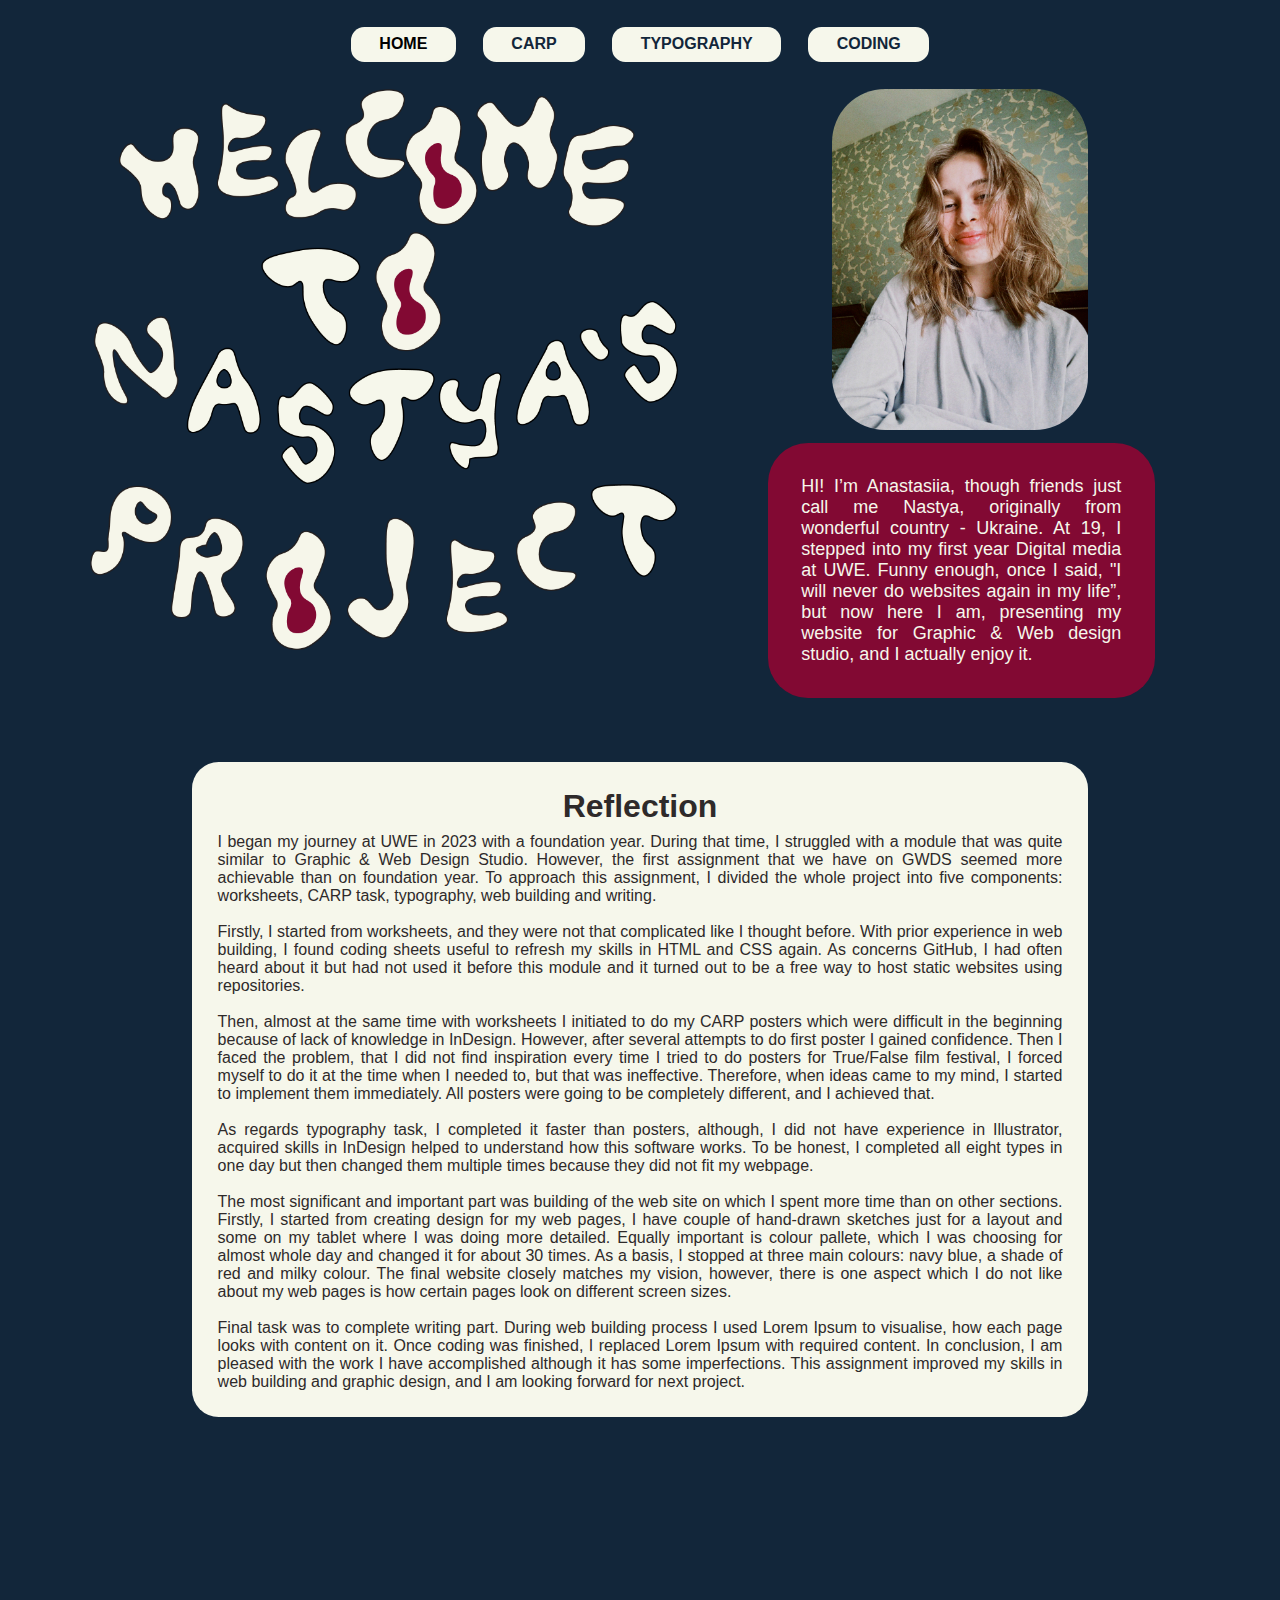
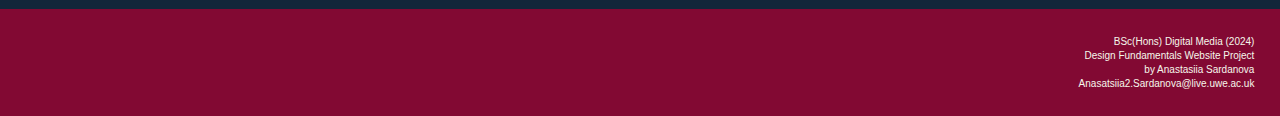
<file: index.html>
<!DOCTYPE html>
<html lang="en">
<head>
    <meta charset="UTF-8">
    <meta name="viewport" content="width=device-width, initial-scale=1.0">
    <title>Anasatsiia Sardanova</title>
    <link rel="stylesheet" href='style.css'>
</head>
<body class="home-page">

    <header>

        <!-- Navbar -->

        <div class="navbar-container">

            <div class="navbar home">HOME</div>
            <a href="carp.html" target="_blank"><div class="navbar carp">CARP</div></a>
            <a href="typography.html" target="_blank"><div class="navbar typography">TYPOGRAPHY</div></a>
            <a href="coding.html" target="_blank"><div class="navbar coding">CODING</div></a>

        </div>

    </header>

    <main>

        <div class="about-me-section-container">

            <div class="columns column1"><img src="images/welcome-image.png" alt="welcome phrase"></div>
            <div class="columns column2">
                <div class="block2"><img src="images/my-photo.JPG" alt="photo of me"></div>
                <div class="block3"> 
                    <p>HI! I’m Anastasiia, though friends just call me Nastya, originally from wonderful country - Ukraine. 
                        At 19, I stepped into my first year Digital media at UWE. Funny enough, once I said, 
                        "I will never do websites again in my life”, but now here I am, presenting my website for
                        Graphic & Web design studio, and I actually enjoy it.</p>
                </div>
            </div>

            <div class="reflection">
                <h1>Reflection</h1>
                <p>I began my journey at UWE in 2023 with a foundation year. During that time, I struggled with a module that was quite similar to Graphic & Web Design Studio. 
                    However, the first assignment that we have on GWDS seemed more achievable than on foundation year. To approach this assignment, I divided the whole project
                    into five components: worksheets, CARP task, typography, web building and writing.
                    <br></br>
                    Firstly, I started from worksheets, and they were not that complicated like I thought before. With prior experience in web building, I found coding sheets useful
                    to refresh my skills in HTML and CSS again. As concerns GitHub, I had often heard about it but had not used it before this module and it turned out to be a free way 
                    to host static websites using repositories. 
                    <br></br>
                    Then, almost at the same time with worksheets I initiated to do my CARP posters which were difficult in the beginning because of lack of knowledge in InDesign. 
                    However, after several attempts to do first poster I gained confidence. Then I faced the problem, that I did not find inspiration every time I tried to do posters 
                    for True/False film festival, I forced myself to do it at the time when I needed to, but that was ineffective. Therefore, when ideas came to my mind, I started to 
                    implement them immediately. All posters were going to be completely different, and I achieved that. 
                    <br></br>
                    As regards typography task, I completed it faster than posters, although, I did not have experience in Illustrator, acquired skills in InDesign helped to understand 
                    how this software works. To be honest, I completed all eight types in one day but then changed them multiple times because they did not fit my webpage.   
                    <br></br>
                    The most significant and important part was building of the web site on which I spent more time than on other sections.  Firstly, I started from creating design for my web pages,
                    I have couple of hand-drawn sketches just for a layout and some on my tablet where I was doing more detailed. Equally important is colour pallete, which I was choosing for almost 
                    whole day and changed it for about 30 times. As a basis, I stopped at three main colours: navy blue, a shade of red and milky colour. The final website closely matches my vision, 
                    however, there is one aspect which I do not like about my web pages is how certain pages look on different screen sizes.  
                    <br></br>
                    Final task was to complete writing part. During web building process I used Lorem Ipsum to visualise, how each page looks with content on it. Once coding was finished, I replaced Lorem Ipsum with required content. 
                    In conclusion, I am pleased with the work I have accomplished although it has some imperfections. This assignment improved my skills in web building and graphic design, and I am looking forward for next project. 
                    </p>
            </div>

            


        </div>
        

        

    </main>
    
    <footer>

        <div class="footer-block-container">

            <ul>

                <li>BSc(Hons) Digital Media (2024)</li>
                <li>Design Fundamentals Website Project</li>
                <li>by Anastasiia Sardanova</li>
                <li>Anasatsiia2.Sardanova@live.uwe.ac.uk</li>

            </ul>        
            
        </div>
    </footer>

</body>
</html>
</file>
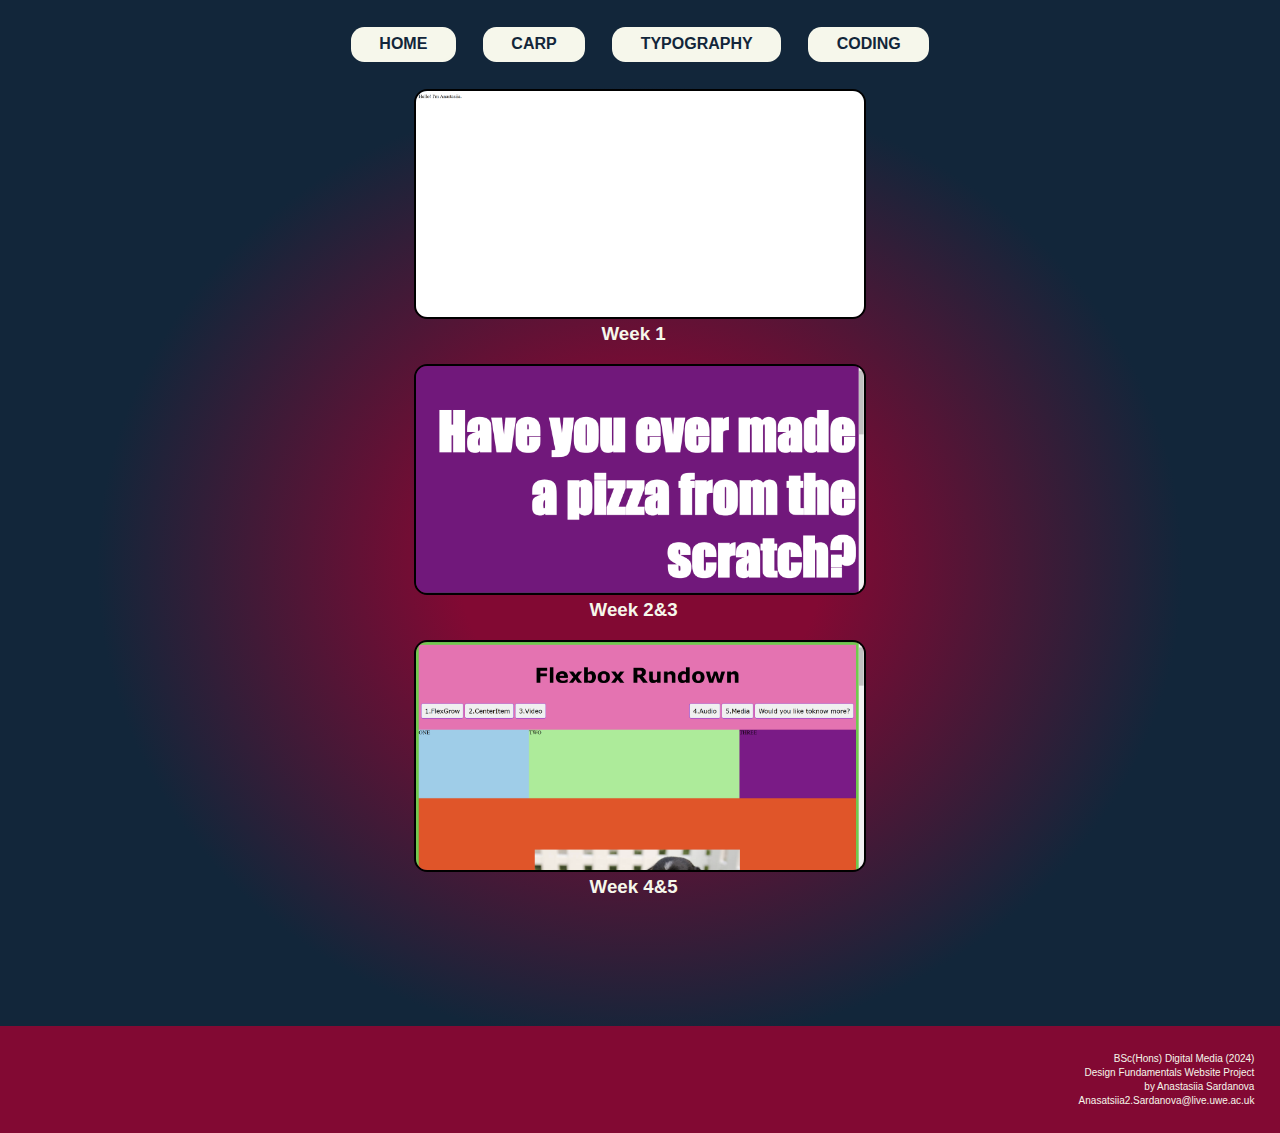
<file: coding.html>
<!DOCTYPE html>
<html lang="en">
<head>
    <meta charset="UTF-8">
    <meta name="viewport" content="width=device-width, initial-scale=1.0">
    <title>Coding</title>
    <link rel="stylesheet" href='style.css'>
</head>
<body class="coding-page">
    
    <header>

        <!-- Navbar -->

        <div class="navbar-container">

            <a href="index.html"><div class="navbar home">HOME</div></a>
            <a href="carp.html" target="_blank"><div class="navbar carp">CARP</div></a>
            <a href="typography.html" target="_blank"><div class="navbar typography">TYPOGRAPHY</div></a>
            <a href="coding.html"><div class="navbar coding">CODING</div></a>

        </div>

    </header>

    <main>

        <div class="worksheets-container">

            <div class="sections section1"><img class="sheets" src="images/week1.png"><a href="https://naechhka.github.io/week1/" target="_blank"><h3 class="weeks week1">Week 1</h3></a></div>
            <div class="sections section2"><img class="sheets" src="images/week2-3.png"><a href="https://naechhka.github.io/week2/" target="_blank"><h3 class="weeks week2-3">Week 2&3</h3></a></div>
            <div class="sections section3"><img class="sheets" src="images/week4-5.png"><a href="https://naechhka.github.io/week4/" target="_blank"><h3 class="weeks week4-5">Week 4&5</h3></a></div>

        </div>

    </main>

    <footer>

        <div class="footer-block-container">

            <ul>

                <li>BSc(Hons) Digital Media (2024)</li>
                <li>Design Fundamentals Website Project</li>
                <li>by Anastasiia Sardanova</li>
                <li>Anasatsiia2.Sardanova@live.uwe.ac.uk</li>

            </ul>        
            
        </div>
        
    </footer>
    
</body>
</html>
</file>
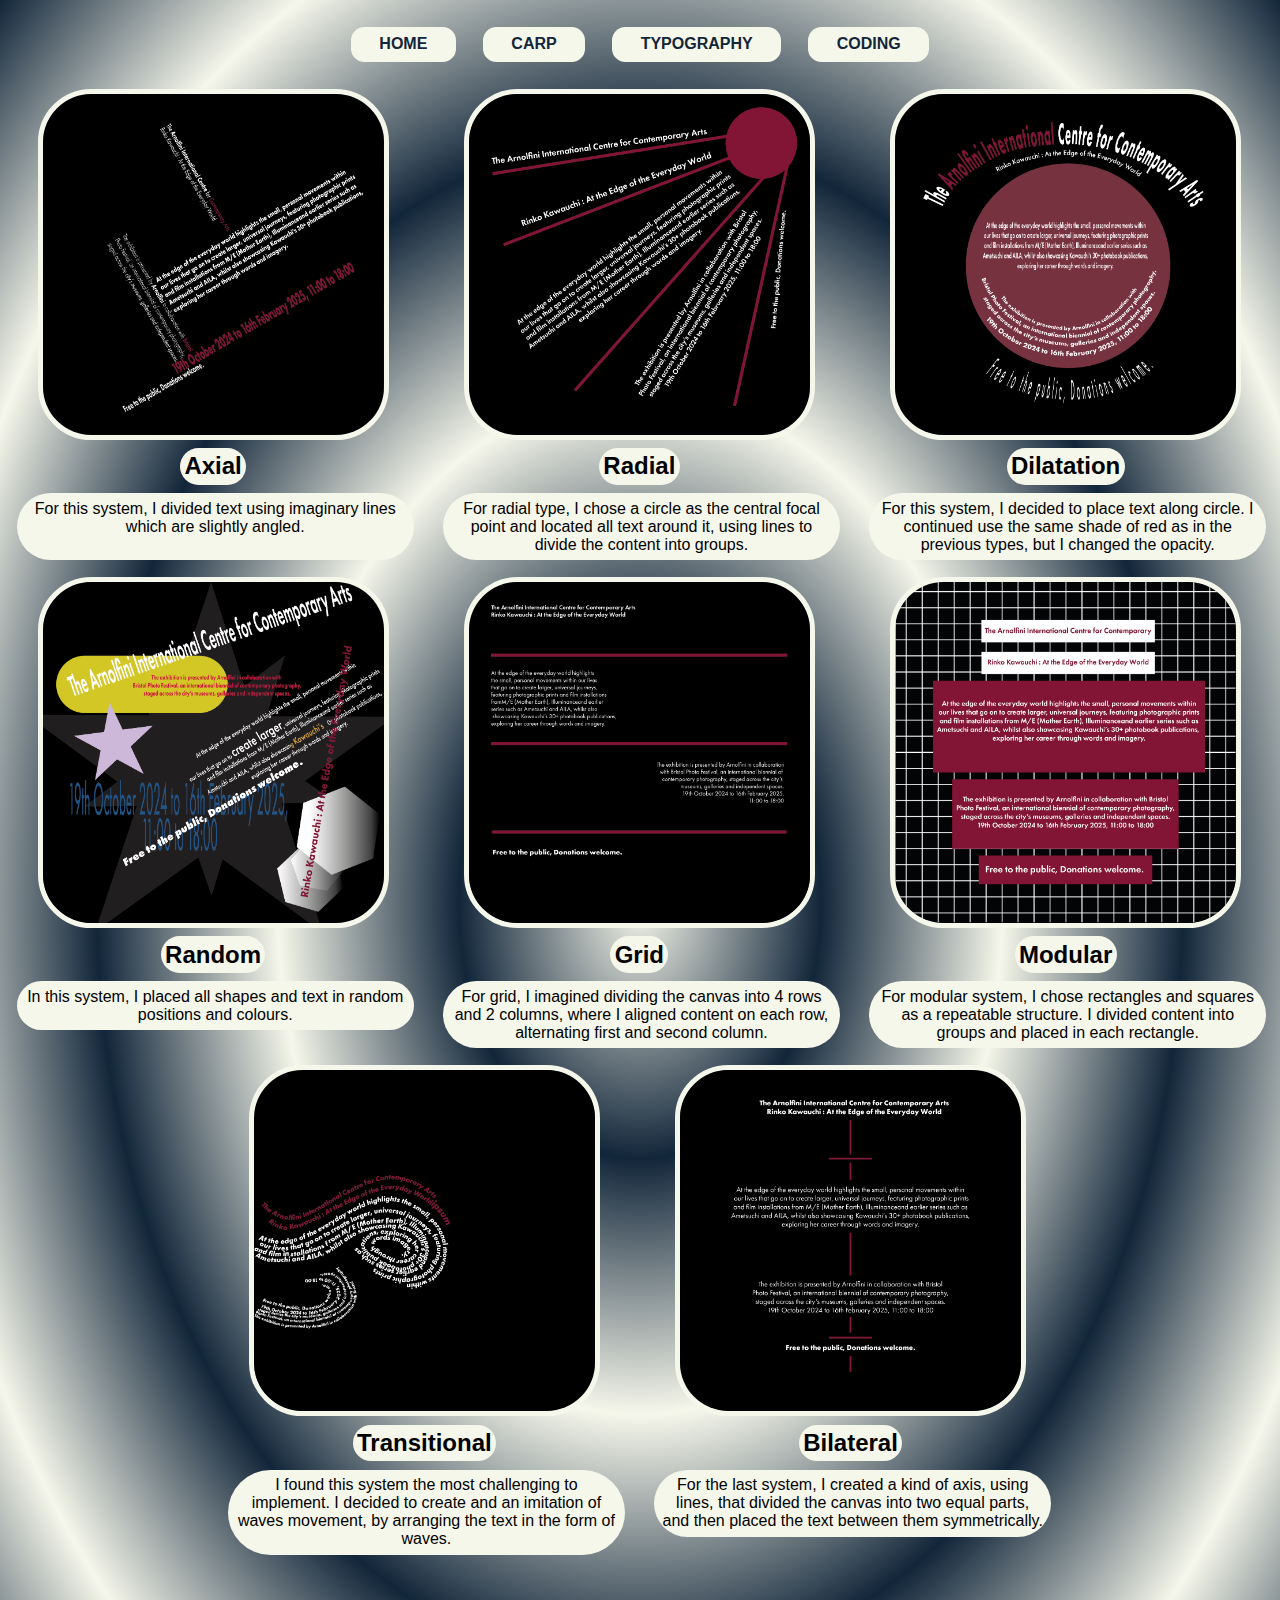
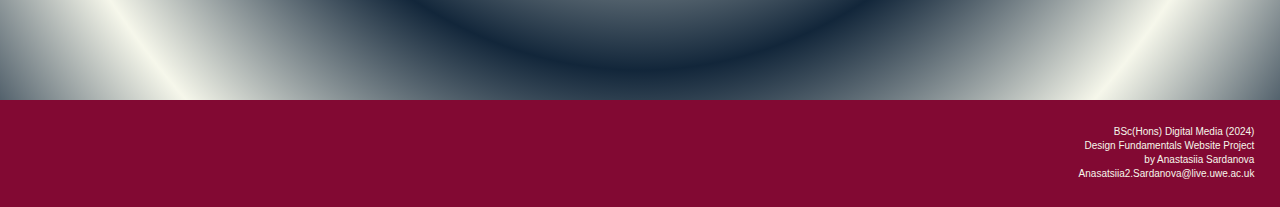
<file: typography.html>
<!DOCTYPE html>
<html lang="en">
<head>
    <meta charset="UTF-8">
    <meta name="viewport" content="width=device-width, initial-scale=1.0">
    <title>Typography</title>
    <link rel="stylesheet" href='style.css'>
</head>
<body class="typography-page">
    
    <header>

        <!-- Navbar -->

        <div class="navbar-container">

            <a href="index.html"><div class="navbar home">HOME</div></a>
            <a href="carp.html" target="_blank"><div class="navbar carp">CARP</div></a>
            <a href="typography.html"><div class="navbar typography">TYPOGRAPHY</div></a>
            <a href="coding.html" target="_blank"><div class="navbar coding">CODING</div></a>

        </div>

    </header>

    <main>

        <div class="typo-container">

            <div class="items-typo item1"><img src="images/axial.png" alt="axial type">
                <h2>Axial</h2>
                <p>For this system, I divided text using imaginary lines which are slightly angled.<br></br></p>
            </div>
            <div class="items-typo item2"><img src="images/radial.png" alt="radial type">
                <h2>Radial</h2>
                <p>For radial type, I chose a circle as the central focal point and located all text around it, using lines to divide the content into groups. </p>
            </div>
            <div class="items-typo item3"><img src="images/dilatation.png" alt="dilation type">
                <h2>Dilatation</h2>
                <p>For this system, I decided to place text along circle. I continued use the same shade of red as in the previous types, but I changed the opacity.</p>
            </div>
            <div class="items-typo item4"><img src="images/random.png" alt="random type">
                <h2>Random</h2>
                <p>In this system, I placed all shapes and text in random positions and colours.</p>
            </div>
            <div class="items-typo item5"><img src="images/grid.png" alt="grid type">
                <h2>Grid</h2>
                <p>For grid, I imagined dividing the canvas into 4 rows and 2 columns, where I aligned content on each row, alternating first and second column.</p>
            </div>
            <div class="items-typo item6"><img src="images/modular.png" alt="modular type">
                <h2>Modular</h2>
                <p>For modular system, I chose rectangles and squares as a repeatable structure. I divided content into groups and placed in each rectangle.</p>
            </div>
            <div class="items-typo item7"><img src="images/transitional.png" alt="transitional ">
                <h2>Transitional</h2>
                <p>I found this system the most challenging to implement. I decided to create and an imitation of waves movement, by arranging the text in the form of waves. </p>
            </div>
            <div class="items-typo item8"><img src="images/bilateral.png" alt="bilateral typy">
                <h2>Bilateral</h2>
                <p>For the last system, I created a kind of axis, using lines, that divided the canvas into two equal parts, and then placed the text between them symmetrically.  </p>
            </div>

        </div>

    </main>

    <footer>

        <div class="footer-block-container">

            <ul>

                <li>BSc(Hons) Digital Media (2024)</li>
                <li>Design Fundamentals Website Project</li>
                <li>by Anastasiia Sardanova</li>
                <li>Anasatsiia2.Sardanova@live.uwe.ac.uk</li>

            </ul>        
            
        </div>

    </footer>

</body>
</html>
</file>
<file: style.css>
* {

    margin: 0;
    padding: 0;

}

a {

    text-decoration: none;
    color:#12263a;

}

ul {

    text-decoration: none;
    list-style-type: none;
    text-align: right;
    background-color: #820933;
    margin: 2vw;

}

li {

    background-color: #820933;
    font-family: 'Gill Sans', 'Gill Sans MT', Calibri, 'Trebuchet MS', sans-serif;
    color: #f6f7eb;
    font-size: x-small;
    line-height: 1.4;

}

.footer-block-container {

    display: flex;
    justify-content: end;
    margin-top: 10vw;
    height: auto;
    width: auto;
    background-color: #820933;

}



/* Nav-wrapper */

.home-page {

    background-color: #12263a;

}

.navbar-container {

    display: flex;
    flex-wrap: wrap;
    flex-direction: row;
    justify-content: center;

}

.navbar {

    background-color: #f6f7eb;
    border: 2pt solid transparent; 
    font-family: 'Gill Sans', 'Gill Sans MT', Calibri, 'Trebuchet MS', sans-serif;
    font-weight: 600;
    margin: 20pt 10pt;
    padding: 5pt 20pt; 
    position: relative;
    border-radius: 10pt;
    text-align: center;
    transition: background-color 0.35s ease, color 0.35s ease, border-color 0.35s ease;
    transition: padding 0.5s ease;

}
.navbar:hover {

    background-color: #820933; 
    color:rgb(246, 247, 235); 
    border-color: rgb(246, 247, 235); 

}

.navbar:active {

    padding-left: 30px;
    padding-right: 30px;
    background-color: #820933;

}




/* About me section  */

.about-me-section-container {

    display: flex;
    flex-wrap: wrap;
    width: 100%;
    
}

.columns {

    display: flex;
    justify-content: center;
    width: 50%;
    height: 50%;

}

.column1 img {

    width: 92%;
    padding-left: 20%;
 
}

.column2 {

    flex: 1;
    display: block;
    flex-direction: column;
    align-items: center;
    justify-content: center;

}

.block2 {

    display: flex;
    align-items: center;
    justify-content: center;

}

.block2 img {

    max-width: 40%;
    height: auto;
    border-radius: 40pt;
    margin-bottom: 2%;

}

.block3 {

    display: flex;
    width: 50%;
    min-height: 20%;;
    border-radius: 40px;
    background-color: #820933;
    color: #f6f7eb;
    justify-content: center;
    align-items: center;
    text-align: justify;
    margin-left: 20%;
    padding: 25pt 25pt;
    font-weight: 500;
    font-size: large;
    font-family: 'Gill Sans', 'Gill Sans MT', Calibri, 'Trebuchet MS', sans-serif;

}

.block3 p {

    background-color: #820933;

}




/* Report section */


.report-section {

    display: flex;
    justify-content: center;
    height: 30vh;
    background-color: #f6f7eb;

}

.reflection {

    flex: 1 1 70%;
    background-color: #f6f7eb;
    border-radius: 20pt;
    margin: 5% 15%;
    text-align: center;
    padding: 2%;
    text-align: justify;

}

.reflection h1 {
    
    font-family: 'Gill Sans', 'Gill Sans MT', Calibri, 'Trebuchet MS', sans-serif;
    color: rgb(46, 42, 42);
    text-align: center;
    margin-bottom: 1%;

}

.reflection p {
    
    font-family: 'Gill Sans', 'Gill Sans MT', Calibri, 'Trebuchet MS', sans-serif;
    color: rgb(46, 42, 42);

}







/*  Carp page starts  */


.carp-page {

    background-image: linear-gradient(10deg, #12263a 25%, #f6f7eb 25%, #12263a 50%, 
    #12263a 75%, #f6f7eb 75%,  #12263a 100%);

}

.boxes-container-carp {

    display: flex;
    flex-wrap: wrap;
    justify-content: center;
    align-items: center;
    gap: 10px;

}

.box {

    width: 40%;
    min-width: 500px;

}

.box-img-carp img {

    width: 70%;
    border-radius: 40px;
    margin-top: 4vw;
    border: solid 4pt #f6f7eb;
    filter: grayscale(100%);
    transition: transform 0.6s ease;

}

.box-img-carp img:hover {

    transform: scale(110%);
    filter: grayscale(0%);
    
}

.box-text-carp {

    display: flex;
    line-height: 1.8;
    align-items: center;
    flex-direction: column;
    justify-content: center;
    text-align: justify;
    font-weight: 400;
    font-size: large;
    font-family: 'Gill Sans', 'Gill Sans MT', Calibri, 'Trebuchet MS', sans-serif;
    color: #12263a;

}

.box-text-carp p{

    background-color: #f6f7eb;
    border-radius: 20pt;
    padding: 10pt;

}

.box-text-carp h2{

    color: #f6f7eb;
    background-color: #820933;
    border-radius: 40pt;
    padding-left: 5pt;
    padding-right: 5pt;
    margin-bottom: 2%;

}

.box-text-carp {

    width: 30vw;
    min-width: 400px;
    margin: 5%;

}

.box1-carp {
    
    display: flex;
    justify-content: center;

}

.box1-carp3 {
    
    display: flex;
    justify-content: center;
    min-width: 50%;

}

.box5-carp {

    display: flex;
    justify-content: center;

}

.box4-carp {

    display: flex;
    justify-content: center;

}

.box8-carp {
    
    display: flex;
    justify-content: center;

}

.box7-carp {

    display: flex;
    justify-content: end;
}








/* Typography page */

.typography-page {

    background-image: radial-gradient( #f6f7eb, #12263a, #f6f7eb, #12263a, #f6f7eb, #12263a);
}

.typography-page {

    background-color: #12263a;

}

.typo-container {

    display: flex;
    flex-wrap: wrap;

}

.items-typo {

    display: flex;
    align-items: center;
    justify-content: center;
    width: 33.3%;
    height: 40%;
    flex-direction: column;

}

.items-typo img {

    border-radius: 40pt;
    width: 80%;
    border: solid 4pt #f6f7eb;
    transition: transform 0.6s ease;
    
}

.items-typo img:hover {

    transform: scale(105%);
}

.item7 {

    margin-left: 16.5%;
}

.items-typo h2 {

    background-color: #f6f7eb;
    border-radius: 2vw;
    margin-top: 2%;
    padding: 1%;
    font-family: 'Gill Sans', 'Gill Sans MT', Calibri, 'Trebuchet MS', sans-serif;

}

.items-typo p {

    background-color: #f6f7eb;
    font-family: 'Gill Sans', 'Gill Sans MT', Calibri, 'Trebuchet MS', sans-serif;
    border-radius: 5vw;
    margin-top: 2%;
    margin-left: 1%;
    margin-bottom: 4%;;
    padding: 0.5vw;
    width: 30vw;
    text-align: center;
    
}






/* Coding page */

.coding-page {

    background-image: radial-gradient( #820933 20%, #12263a 60%);

}

.worksheets-container {

    display: flex;
    align-items: center;
    justify-content: center;
    flex-direction: column;

}

.sections {

    /* background-color: #f6f7eb; */
    width: 50%;
    border-radius: 20pt;
    text-align: center;

}

.weeks {

    text-align: center;
    font-family: 'Gill Sans', 'Gill Sans MT', Calibri, 'Trebuchet MS', sans-serif;
    color: #f6f7eb;
    width: 98%;
    margin-bottom: 3%;

}

.week4-5 { 

    margin-bottom: 0%;

}

.sheets  {

    width: 70%;
    border: solid 2pt black;
    padding: 0%;
    border-radius: 10pt;
    
}
</file>
